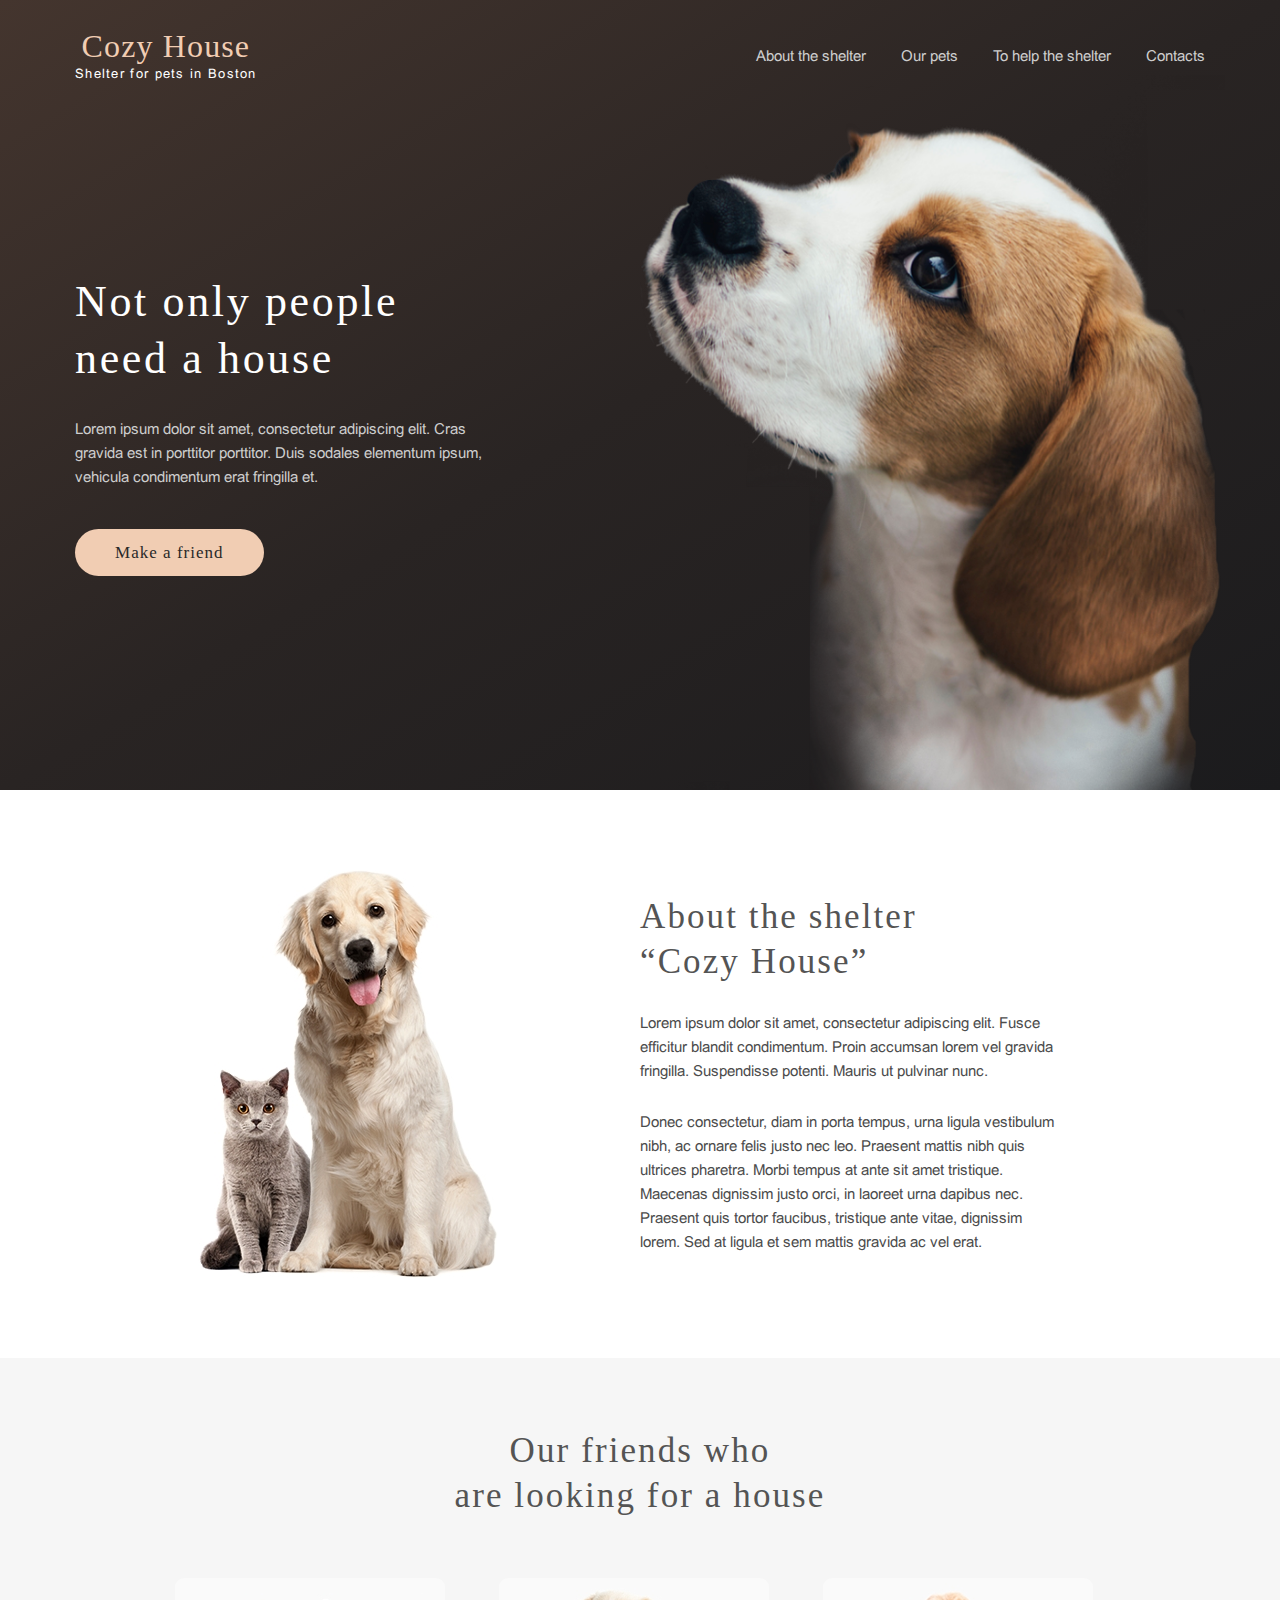
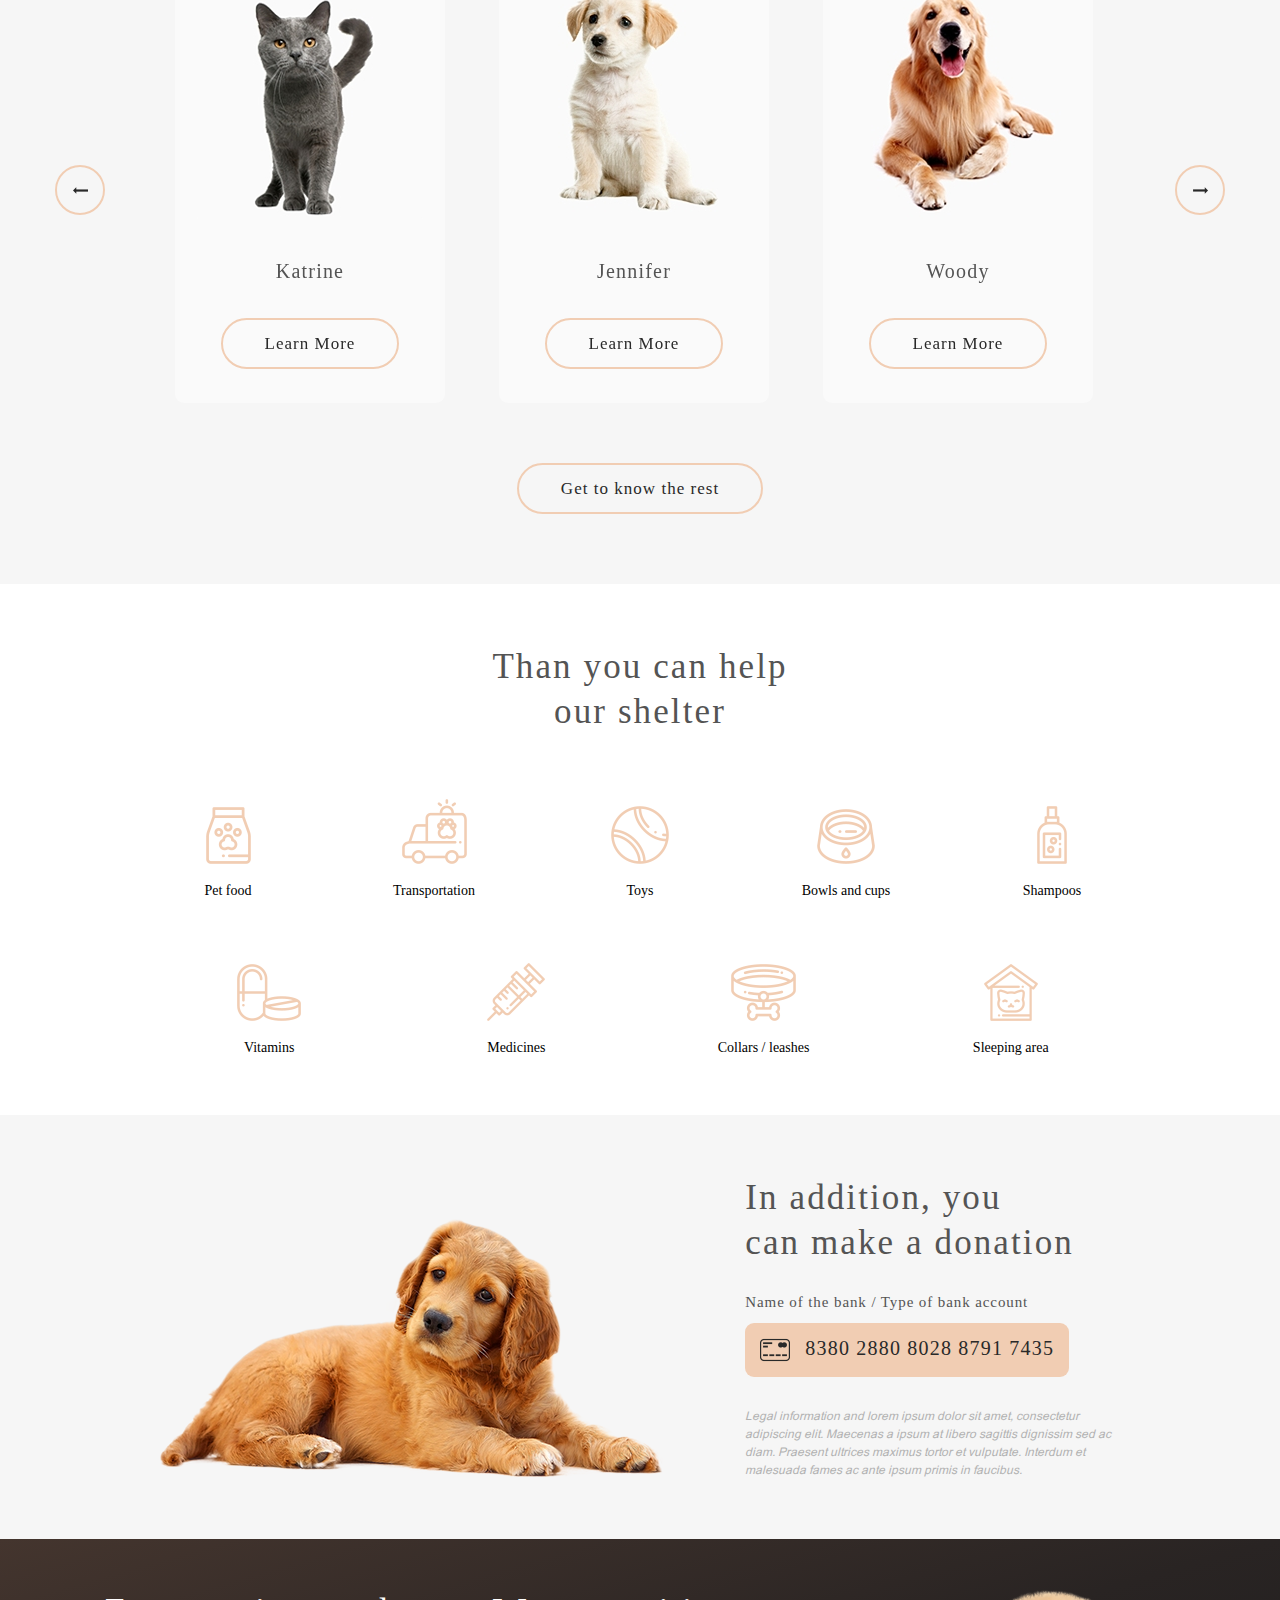
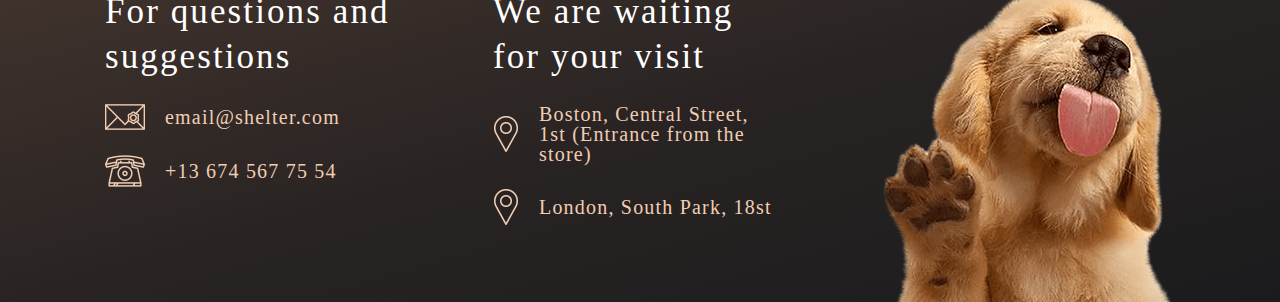
<file: index.html>
<!DOCTYPE html>

<html lang="ru">

<head>

	<title>priyut-dlya-zhivotnyh</title>

	<link rel="stylesheet" type="text/css" href="css/style.css">

	<meta http-equiv="Content-type" content="text/html;charset=utf-8" />
	<meta name="viewport" content="width=device-width">
	<meta name="google" content="notranslate">

</head>

<body class="notranslate">
	<div class="wrapper">
		<header class="header">
			<div class="header__container container">
				<div class="header__container-logo logo">
					<div class="logo__title">Cozy House</div>
					<div class="logo__subtitle">Shelter for pets in Boston</div>
				</div>
				<nav class="header__container-menu menu">
					<ul class="menu__list">
						<li class="menu__item">
							<a href="#about" class="menu__item-link">About the shelter</a>
						</li>
						<li class="menu__item">
							<a href="#pets" class="menu__item-link">Our pets</a>
						</li>
						<li class="menu__item">
							<a href="#help" class="menu__item-link">To help the shelter</a>
						</li>
						<li class="menu__item">
							<a href="#contacts" class="menu__item-link">Contacts</a>
						</li>
					</ul>
				</nav>
				<div class="header__container-burger">
					<span></span>
				</div>
			</div>
		</header>
		<div class="main">
			<div class="main__content container">
				<div class="main__content-info">
					<div class="info">
						<div class="info__title">Not only people need a house</div>
						<div class="info__text">Lorem ipsum dolor sit amet, consectetur adipiscing elit. Cras gravida est in
							porttitor porttitor. Duis sodales elementum ipsum, vehicula condimentum erat fringilla et.</div>
						<a href="#" class="info__button">Make a friend</a>
					</div>
				</div>
				<div class="main__content-img">
					<img src="img/main/topDog1.png" alt="">
				</div>
			</div>
		</div>
		<div id="about" class="about">
			<div class="about__container container">
				<div class="about__img"><img src="img/about/01.jpg" alt=""></div>
				<div class="about__text">
					<div class="about__text-title title">About the shelter “Cozy House”</div>
					<div class="about__text-description">
						<p>Lorem ipsum dolor sit amet, consectetur adipiscing elit. Fusce efficitur blandit condimentum. Proin
							accumsan lorem vel gravida fringilla. Suspendisse potenti. Mauris ut pulvinar nunc.</p>
						<p>Donec consectetur, diam in porta tempus, urna ligula vestibulum nibh, ac ornare felis justo nec
							leo. Praesent mattis nibh quis ultrices pharetra. Morbi tempus at ante sit amet tristique. Maecenas
							dignissim justo orci, in laoreet urna dapibus nec. Praesent quis tortor faucibus, tristique ante
							vitae, dignissim lorem. Sed at ligula et sem mattis gravida ac vel erat.</p>
					</div>
				</div>
			</div>
		</div>
		<div id="pets" class="friends">
			<div class="container">
				<div class="friends__title title">Our friends who <br /> are looking for a house</div>
				<div class="friends__slider">
					<div class="friends__slider-item">
						<div id="katrineCard" class="friend-card">
							<div class="friend-card__img"><img src="img/friends/katrine.jpg" alt=""></div>
							<div class="friend-card__name">Katrine</div>
							<div class="friend-card__button"><a href="#katrine" class="modal-link">Learn More</a></div>
						</div>
					</div>
					<div class="friends__slider-item">
						<div id="jenniferCard" class="friend-card">
							<div class="friend-card__img"><img src="img/friends/jennifer.jpg" alt=""></div>
							<div class="friend-card__name">Jennifer</div>
							<div class="friend-card__button"><a href="#jennifer" class="modal-link">Learn More</a></div>
						</div>
					</div>
					<div class="friends__slider-item">
						<div id="woodyCard" class="friend-card">
							<div class="friend-card__img"><img src="img/friends/woody.jpg" alt=""></div>
							<div class="friend-card__name">Woody</div>
							<div class="friend-card__button"><a href="#woody" class="modal-link">Learn More</a></div>
						</div>
					</div>
					<div class="friends__slider-item">
						<div id="sophiaCard" class="friend-card">
							<div class="friend-card__img"><img src="img/friends/sophia.jpg" alt=""></div>
							<div class="friend-card__name">Sophia</div>
							<div class="friend-card__button"><a href="#sophia" class="modal-link">Learn More</a></div>
						</div>
					</div>
					<div class="friends__slider-item">
						<div id="timmyCard" class="friend-card">
							<div class="friend-card__img"><img src="img/friends/timmy.jpg" alt=""></div>
							<div class="friend-card__name">Timmy</div>
							<div class="friend-card__button"><a href="#timmy" class="modal-link">Learn More</a></div>
						</div>
					</div>
					<div class="friends__slider-item">
						<div id="charlyCard" class="friend-card">
							<div class="friend-card__img"><img src="img/friends/charly.jpg" alt=""></div>
							<div class="friend-card__name">Charly</div>
							<div class="friend-card__button"><a href="#charly" class="modal-link">Learn More</a></div>
						</div>
					</div>
					<div class="friends__slider-item">
						<div id="scarlettCard" class="friend-card">
							<div class="friend-card__img"><img src="img/friends/scarlett.jpg" alt=""></div>
							<div class="friend-card__name">Scarlett</div>
							<div class="friend-card__button"><a href="#scarlett" class="modal-link">Learn More</a></div>
						</div>
					</div>
					<div class="friends__slider-item">
						<div id="freddieCard" class="friend-card">
							<div class="friend-card__img"><img src="img/friends/freddie.jpg" alt=""></div>
							<div class="friend-card__name">Freddie</div>
							<div class="friend-card__button"><a href="#freddie" class="modal-link">Learn More</a></div>
						</div>
					</div>
				</div>
				<div class="friends__button"><a href="ourFriends.html">Get to know the rest</a></div>
			</div>
		</div>
		<div id="help" class="help">
			<div class="container">
				<div class="help__title title">Than you can help <br /> our shelter</div>
				<ul class="help__list list">
					<li class="list__item">
						<a href="#" class="list__item-icon">
							<img src="img/icons/help/01.png" alt="help">
							<span class="list__item-name">Pet food</span>
						</a>
					</li>
					<li class="list__item">
						<a href="#" class="list__item-icon">
							<img src="img/icons/help/02.png" alt="help">
							<span class="list__item-name">Transportation</span>
						</a>
					</li>
					<li class="list__item">
						<a href="#" class="list__item-icon">
							<img src="img/icons/help/03.png" alt="help">
							<span class="list__item-name">Toys</span>
						</a>
					</li>
					<li class="list__item">
						<a href="#" class="list__item-icon">
							<img src="img/icons/help/04.png" alt="help">
							<span class="list__item-name">Bowls and cups</span>
						</a>
					</li>
					<li class="list__item">
						<a href="#" class="list__item-icon">
							<img src="img/icons/help/05.png" alt="help">
							<span class="list__item-name">Shampoos</span>
						</a>
					</li>
					<li class="list__item">
						<a href="#" class="list__item-icon">
							<img src="img/icons/help/06.png" alt="help">
							<span class="list__item-name">Vitamins</span>
						</a>
					</li>
					<li class="list__item">
						<a href="#" class="list__item-icon">
							<img src="img/icons/help/07.png" alt="help">
							<span class="list__item-name">Medicines</span>
						</a>
					</li>
					<li class="list__item">
						<a href="#" class="list__item-icon">
							<img src="img/icons/help/08.png" alt="help">
							<span class="list__item-name">Collars / leashes</span>
						</a>
					</li>
					<li class="list__item">
						<a href="#" class="list__item-icon">
							<img src="img/icons/help/09.png" alt="help">
							<span class="list__item-name">Sleeping area</span>
						</a>
					</li>
				</ul>
			</div>
		</div>
		<div class="addition">
			<div class="addition__container container">
				<div class="addition__container-img"><img src="img/main/addition.png" alt=""></div>
				<div class="addition__container-info information">
					<div class="information__title title">In addition, you <br> can make a donation</div>
					<div class="information__bank">Name of the bank / Type of bank account</div>
					<div class="information__count"><img src="img/icons/additionCount.png" alt=""><span>8380 2880 8028 8791
							7435</span></div>
					<div class="information__text">Legal information and lorem ipsum dolor sit amet, consectetur adipiscing
						elit. Maecenas a ipsum at libero sagittis dignissim sed ac diam. Praesent ultrices maximus tortor et
						vulputate. Interdum et malesuada fames ac ante ipsum primis in faucibus. </div>
				</div>
			</div>
		</div>
		<footer id="contacts" class="footer">
			<div class="footer__container container">
				<div class="footer__container-column column">
					<div class="column__title title">For questions and suggestions</div>
					<div class="column__item"><img src="img/icons/footer/e-mail.png" alt=""><a
							href="mailto:email@shelter.com" class="email">email@shelter.com</a></div>
					<div class="column__item"><img src="img/icons/footer/telephone.png" alt=""><a href="tel:+136745677554"
							class="tel">+13 674 567 75 54</a></div>
				</div>
				<div class="footer__container-column column">
					<div class="column__title title">We are waiting for your visit</div>
					<div class="column__item"><img src="img/icons/footer/pin.png" alt=""><a
							href="https://yandex.ru/maps/10393/london/search/London%2C%20South%20Park%2C%2018st/?from=tabbar&ll=-0.193891%2C51.466541&sll=-0.193891%2C51.466220&source=serp_navig&z=10"
							class="map">Boston, Central Street, 1st (Entrance from the store)</a></div>
					<div class="column__item"><img src="img/icons/footer/pin.png" alt=""><a
							href="https://yandex.ru/maps/10393/london/search/London%2C%20South%20Park%2C%2018st/?from=tabbar&ll=-0.193891%2C51.466541&sll=-0.193891%2C51.466220&source=serp_navig&z=10"
							class="map">London, South Park, 18st</a></div>
				</div>
				<div class="footer__container-column">
					<img src="img/footer/01.png" alt="">
				</div>
			</div>
		</footer>
	</div>

	<div id="charly" class="modal">
		<div class="modal__card">
			<div class="modal__card-close"></div>
			<div class="modal__card-description description-modal">
				<div class="description-modal__img"><img src="img/friends/charly.jpg" alt=""></div>
				<div class="description-modal__text">
					<div class="description-modal__text-title title">Charly</div>
					<div class="description-modal__text-subtitle">Pooch</div>
					<div class="description-modal__text-about">Lorem ipsum dolor sit amet, consectetur adipiscing elit.
						Fusce efficitur blandit condimentum. Proin accumsan lorem vel gra vida fringilla. Suspendisse
						potenti. Mauris ut pulvinar nunc. Donec consectetur, diam in porta tempus, urna ligula ves tibulum
						nibh.</div>
					<ul class="description-modal__text-list modal-list">
						<li class="modal-list__item"><span class="modal-list__item-title">Age:</span><span
								class="modal-list__item-value">4 months</span></li>
						<li class="modal-list__item"><span class="modal-list__item-title">Inoculations:</span><span
								class="modal-list__item-value">none</span></li>
						<li class="modal-list__item"><span class="modal-list__item-title">Diseases:</span><span
								class="modal-list__item-value">none</span></li>
						<li class="modal-list__item"><span class="modal-list__item-title">Parasites:</span><span
								class="modal-list__item-value">none</span></li>
					</ul>
				</div>
			</div>
		</div>
	</div>
	<div id="freddie" class="modal">
		<div class="modal__card">
			<div class="modal__card-close"></div>
			<div class="modal__card-description description-modal">
				<div class="description-modal__img"><img src="img/friends/freddie.jpg" alt=""></div>
				<div class="description-modal__text">
					<div class="description-modal__text-title title">Freddie</div>
					<div class="description-modal__text-subtitle">Cat</div>
					<div class="description-modal__text-about">Lorem ipsum dolor sit amet, consectetur adipiscing elit.
						Fusce efficitur blandit condimentum. Proin accumsan lorem vel gra vida fringilla. Suspendisse
						potenti. Mauris ut pulvinar nunc. Donec consectetur, diam in porta tempus, urna ligula ves tibulum
						nibh.</div>
					<ul class="description-modal__text-list modal-list">
						<li class="modal-list__item"><span class="modal-list__item-title">Age:</span><span
								class="modal-list__item-value">4 months</span></li>
						<li class="modal-list__item"><span class="modal-list__item-title">Inoculations:</span><span
								class="modal-list__item-value">none</span></li>
						<li class="modal-list__item"><span class="modal-list__item-title">Diseases:</span><span
								class="modal-list__item-value">none</span></li>
						<li class="modal-list__item"><span class="modal-list__item-title">Parasites:</span><span
								class="modal-list__item-value">none</span></li>
					</ul>
				</div>
			</div>
		</div>
	</div>
	<div id="jennifer" class="modal">
		<div class="modal__card">
			<div class="modal__card-close"></div>
			<div class="modal__card-description description-modal">
				<div class="description-modal__img"><img src="img/friends/jennifer.jpg" alt=""></div>
				<div class="description-modal__text">
					<div class="description-modal__text-title title">Jennifer</div>
					<div class="description-modal__text-subtitle">Pooch</div>
					<div class="description-modal__text-about">Lorem ipsum dolor sit amet, consectetur adipiscing elit.
						Fusce efficitur blandit condimentum. Proin accumsan lorem vel gra vida fringilla. Suspendisse
						potenti. Mauris ut pulvinar nunc. Donec consectetur, diam in porta tempus, urna ligula ves tibulum
						nibh.</div>
					<ul class="description-modal__text-list modal-list">
						<li class="modal-list__item"><span class="modal-list__item-title">Age:</span><span
								class="modal-list__item-value">4 months</span></li>
						<li class="modal-list__item"><span class="modal-list__item-title">Inoculations:</span><span
								class="modal-list__item-value">none</span></li>
						<li class="modal-list__item"><span class="modal-list__item-title">Diseases:</span><span
								class="modal-list__item-value">none</span></li>
						<li class="modal-list__item"><span class="modal-list__item-title">Parasites:</span><span
								class="modal-list__item-value">none</span></li>
					</ul>
				</div>
			</div>
		</div>
	</div>
	<div id="katrine" class="modal">
		<div class="modal__card">
			<div class="modal__card-close"></div>
			<div class="modal__card-description description-modal">
				<div class="description-modal__img"><img src="img/friends/katrine.jpg" alt=""></div>
				<div class="description-modal__text">
					<div class="description-modal__text-title title">Katrine</div>
					<div class="description-modal__text-subtitle">Cat</div>
					<div class="description-modal__text-about">Lorem ipsum dolor sit amet, consectetur adipiscing elit.
						Fusce efficitur blandit condimentum. Proin accumsan lorem vel gra vida fringilla. Suspendisse
						potenti. Mauris ut pulvinar nunc. Donec consectetur, diam in porta tempus, urna ligula ves tibulum
						nibh.</div>
					<ul class="description-modal__text-list modal-list">
						<li class="modal-list__item"><span class="modal-list__item-title">Age:</span><span
								class="modal-list__item-value">4 months</span></li>
						<li class="modal-list__item"><span class="modal-list__item-title">Inoculations:</span><span
								class="modal-list__item-value">none</span></li>
						<li class="modal-list__item"><span class="modal-list__item-title">Diseases:</span><span
								class="modal-list__item-value">none</span></li>
						<li class="modal-list__item"><span class="modal-list__item-title">Parasites:</span><span
								class="modal-list__item-value">none</span></li>
					</ul>
				</div>
			</div>
		</div>
	</div>
	<div id="scarlett" class="modal">
		<div class="modal__card">
			<div class="modal__card-close"></div>
			<div class="modal__card-description description-modal">
				<div class="description-modal__img"><img src="img/friends/scarlett.jpg" alt=""></div>
				<div class="description-modal__text">
					<div class="description-modal__text-title title">Scarlett</div>
					<div class="description-modal__text-subtitle">Cat</div>
					<div class="description-modal__text-about">Lorem ipsum dolor sit amet, consectetur adipiscing elit.
						Fusce efficitur blandit condimentum. Proin accumsan lorem vel gra vida fringilla. Suspendisse
						potenti. Mauris ut pulvinar nunc. Donec consectetur, diam in porta tempus, urna ligula ves tibulum
						nibh.</div>
					<ul class="description-modal__text-list modal-list">
						<li class="modal-list__item"><span class="modal-list__item-title">Age:</span><span
								class="modal-list__item-value">4 months</span></li>
						<li class="modal-list__item"><span class="modal-list__item-title">Inoculations:</span><span
								class="modal-list__item-value">none</span></li>
						<li class="modal-list__item"><span class="modal-list__item-title">Diseases:</span><span
								class="modal-list__item-value">none</span></li>
						<li class="modal-list__item"><span class="modal-list__item-title">Parasites:</span><span
								class="modal-list__item-value">none</span></li>
					</ul>
				</div>
			</div>
		</div>
	</div>
	<div id="sophia" class="modal">
		<div class="modal__card">
			<div class="modal__card-close"></div>
			<div class="modal__card-description description-modal">
				<div class="description-modal__img"><img src="img/friends/sophia.jpg" alt=""></div>
				<div class="description-modal__text">
					<div class="description-modal__text-title title">Sophia</div>
					<div class="description-modal__text-subtitle">Cat</div>
					<div class="description-modal__text-about">Lorem ipsum dolor sit amet, consectetur adipiscing elit.
						Fusce efficitur blandit condimentum. Proin accumsan lorem vel gra vida fringilla. Suspendisse
						potenti. Mauris ut pulvinar nunc. Donec consectetur, diam in porta tempus, urna ligula ves tibulum
						nibh.</div>
					<ul class="description-modal__text-list modal-list">
						<li class="modal-list__item"><span class="modal-list__item-title">Age:</span><span
								class="modal-list__item-value">4 months</span></li>
						<li class="modal-list__item"><span class="modal-list__item-title">Inoculations:</span><span
								class="modal-list__item-value">none</span></li>
						<li class="modal-list__item"><span class="modal-list__item-title">Diseases:</span><span
								class="modal-list__item-value">none</span></li>
						<li class="modal-list__item"><span class="modal-list__item-title">Parasites:</span><span
								class="modal-list__item-value">none</span></li>
					</ul>
				</div>
			</div>
		</div>
	</div>
	<div id="timmy" class="modal">
		<div class="modal__card">
			<div class="modal__card-close"></div>
			<div class="modal__card-description description-modal">
				<div class="description-modal__img"><img src="img/friends/timmy.jpg" alt=""></div>
				<div class="description-modal__text">
					<div class="description-modal__text-title title">Timmy</div>
					<div class="description-modal__text-subtitle">Cat</div>
					<div class="description-modal__text-about">Lorem ipsum dolor sit amet, consectetur adipiscing elit.
						Fusce efficitur blandit condimentum. Proin accumsan lorem vel gra vida fringilla. Suspendisse
						potenti. Mauris ut pulvinar nunc. Donec consectetur, diam in porta tempus, urna ligula ves tibulum
						nibh.</div>
					<ul class="description-modal__text-list modal-list">
						<li class="modal-list__item"><span class="modal-list__item-title">Age:</span><span
								class="modal-list__item-value">4 months</span></li>
						<li class="modal-list__item"><span class="modal-list__item-title">Inoculations:</span><span
								class="modal-list__item-value">none</span></li>
						<li class="modal-list__item"><span class="modal-list__item-title">Diseases:</span><span
								class="modal-list__item-value">none</span></li>
						<li class="modal-list__item"><span class="modal-list__item-title">Parasites:</span><span
								class="modal-list__item-value">none</span></li>
					</ul>
				</div>
			</div>
		</div>
	</div>
	<div id="woody" class="modal">
		<div class="modal__card">
			<div class="modal__card-close"></div>
			<div class="modal__card-description description-modal">
				<div class="description-modal__img"><img src="img/friends/woody.jpg" alt=""></div>
				<div class="description-modal__text">
					<div class="description-modal__text-title title">Woody</div>
					<div class="description-modal__text-subtitle">Cat</div>
					<div class="description-modal__text-about">Lorem ipsum dolor sit amet, consectetur adipiscing elit.
						Fusce efficitur blandit condimentum. Proin accumsan lorem vel gra vida fringilla. Suspendisse
						potenti. Mauris ut pulvinar nunc. Donec consectetur, diam in porta tempus, urna ligula ves tibulum
						nibh.</div>
					<ul class="description-modal__text-list modal-list">
						<li class="modal-list__item"><span class="modal-list__item-title">Age:</span><span
								class="modal-list__item-value">4 months</span></li>
						<li class="modal-list__item"><span class="modal-list__item-title">Inoculations:</span><span
								class="modal-list__item-value">none</span></li>
						<li class="modal-list__item"><span class="modal-list__item-title">Diseases:</span><span
								class="modal-list__item-value">none</span></li>
						<li class="modal-list__item"><span class="modal-list__item-title">Parasites:</span><span
								class="modal-list__item-value">none</span></li>
					</ul>
				</div>
			</div>
		</div>
	</div>

	<script src="js/jquery-3.5.0.min.js"></script>
	<script src="js/main.js"></script>
	<script src="js/slick.min.js"></script>
</body>

</html>
</file>
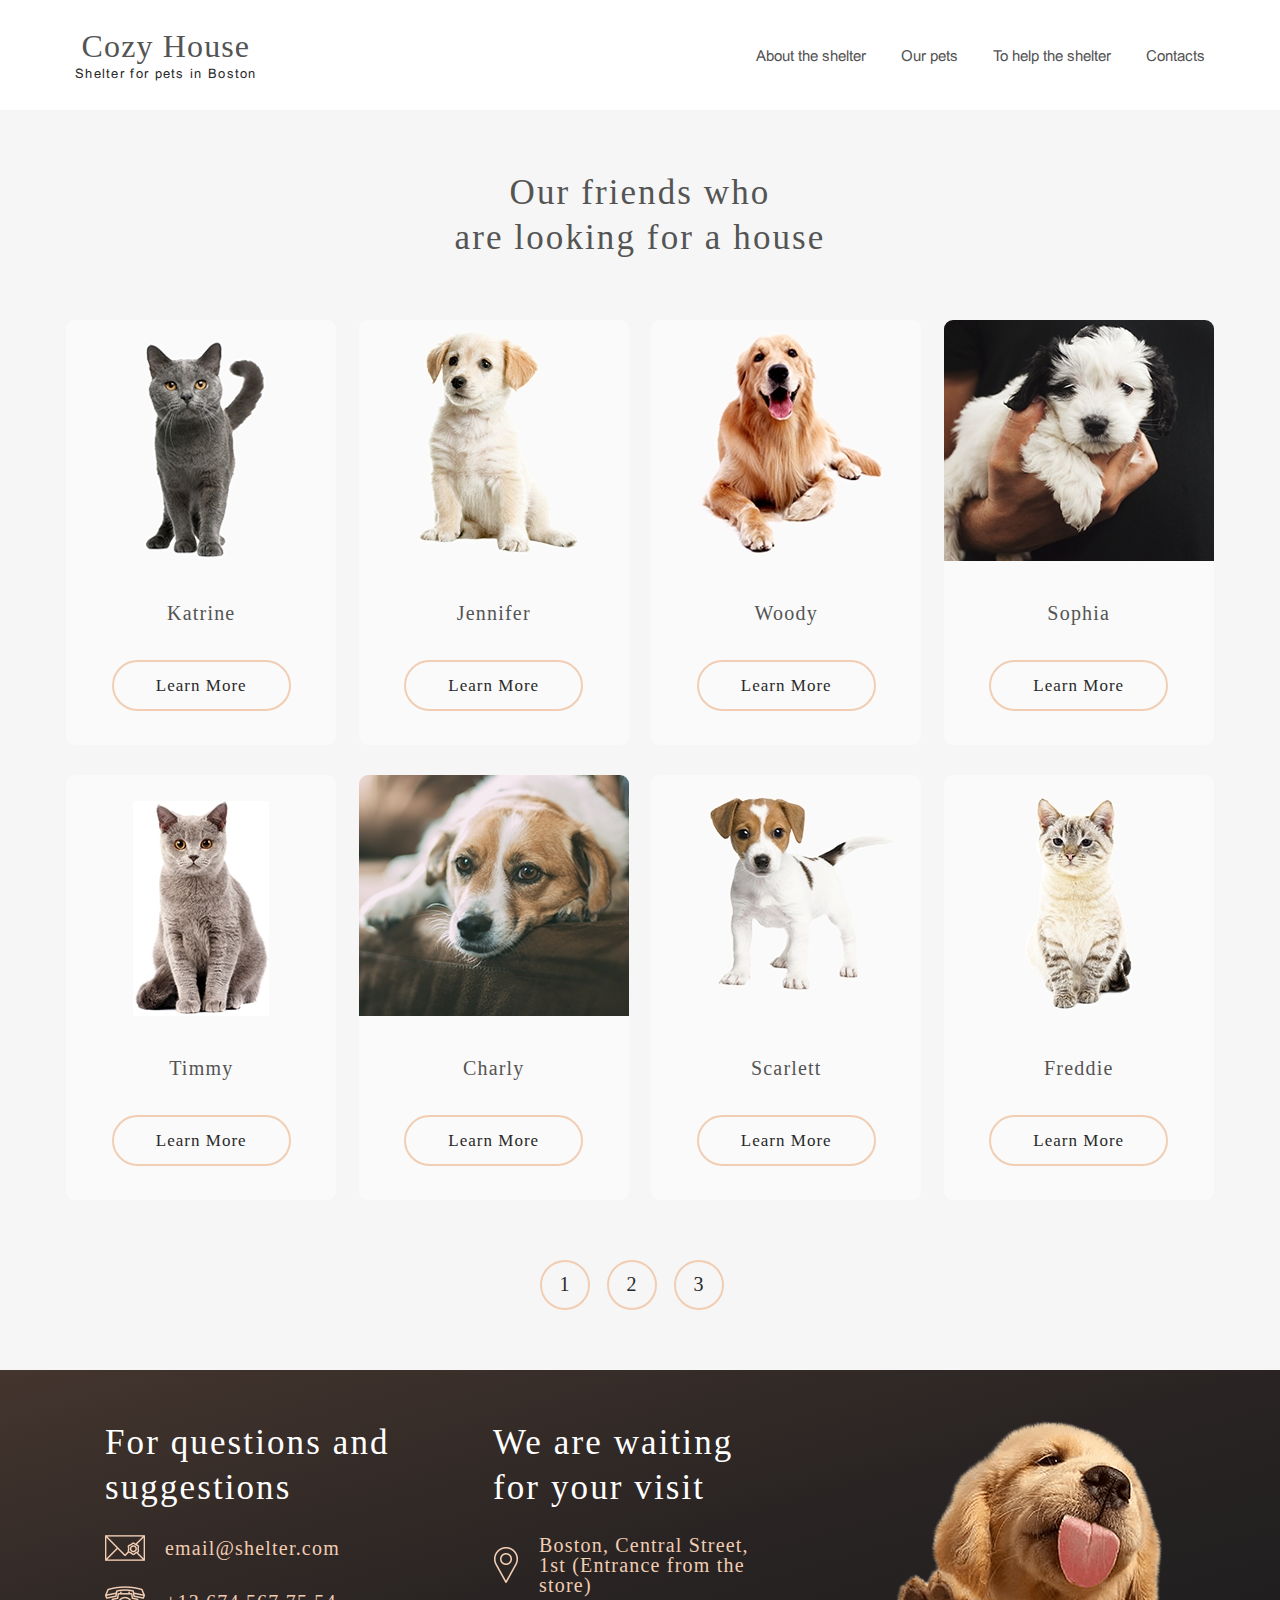
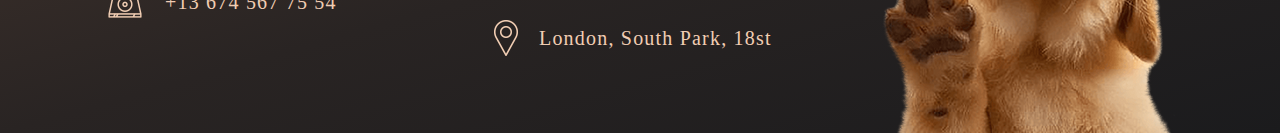
<file: ourFriends.html>
<!DOCTYPE html>

<html lang="ru">

<head>

	<title>maket-sajta-priyuta-dlya-zhivotnyh</title>

	<link rel="stylesheet" type="text/css" href="css/style.css">

	<meta http-equiv="Content-type" content="text/html;charset=utf-8" />
	<meta name="viewport" content="width=device-width">
	<meta name="google" content="notranslate">

</head>

<body class="notranslate">
	<div class="wrapper">
		<div class="our-friends">
			<header class="header">
				<div class="header__container container">
					<div class="header__container-logo logo">
						<div class="logo__title">Cozy House</div>
						<div class="logo__subtitle">Shelter for pets in Boston</div>
					</div>
					<nav class="header__container-menu menu">
						<ul class="menu__list">
							<li class="menu__item"><a href="index.html#about" class="menu__item-link">About the shelter</a>
							</li>
							<li class="menu__item"><a href="#pets" class="menu__item-link">Our pets</a></li>
							<li class="menu__item"><a href="index.html#help" class="menu__item-link">To help the shelter</a>
							</li>
							<li class="menu__item"><a href="#contacts" class="menu__item-link">Contacts</a></li>
						</ul>
					</nav>
					<div class="header__container-burger">
						<span></span>
					</div>
				</div>
			</header>
			<div id="pets" class="our-friends__main">
				<div class="container">
					<div class="our-friends__title title">Our friends who <br> are looking for a house</div>
					<div class="our-friends__cards">
						<div class="our-friends__cards-item">
							<div id="katrineCard" class="friend-card">
								<div class="friend-card__img"><img src="img/friends/katrine.jpg" alt=""></div>
								<div class="friend-card__name">Katrine</div>
								<div class="friend-card__button"><a href="#katrine" class="modal-link">Learn More</a></div>
							</div>
						</div>
						<div class="our-friends__cards-item">
							<div id="jenniferCard" class="friend-card">
								<div class="friend-card__img"><img src="img/friends/jennifer.jpg" alt=""></div>
								<div class="friend-card__name">Jennifer</div>
								<div class="friend-card__button"><a href="#jennifer" class="modal-link">Learn More</a></div>
							</div>
						</div>
						<div class="our-friends__cards-item">
							<div id="woodyCard" class="friend-card">
								<div class="friend-card__img"><img src="img/friends/woody.jpg" alt=""></div>
								<div class="friend-card__name">Woody</div>
								<div class="friend-card__button"><a href="#woody" class="modal-link">Learn More</a></div>
							</div>
						</div>
						<div class="our-friends__cards-item">
							<div id="sophiaCard" class="friend-card">
								<div class="friend-card__img"><img src="img/friends/sophia.jpg" alt=""></div>
								<div class="friend-card__name">Sophia</div>
								<div class="friend-card__button"><a href="#sophia" class="modal-link">Learn More</a></div>
							</div>
						</div>
						<div class="our-friends__cards-item">
							<div id="timmyCard" class="friend-card">
								<div class="friend-card__img"><img src="img/friends/timmy.jpg" alt=""></div>
								<div class="friend-card__name">Timmy</div>
								<div class="friend-card__button"><a href="#timmy" class="modal-link">Learn More</a></div>
							</div>
						</div>
						<div class="our-friends__cards-item">
							<div id="charlyCard" class="friend-card">
								<div class="friend-card__img"><img src="img/friends/charly.jpg" alt=""></div>
								<div class="friend-card__name">Charly</div>
								<div class="friend-card__button"><a href="#charly" class="modal-link">Learn More</a></div>
							</div>
						</div>
						<div class="our-friends__cards-item">
							<div id="scarlettCard" class="friend-card">
								<div class="friend-card__img"><img src="img/friends/scarlett.jpg" alt=""></div>
								<div class="friend-card__name">Scarlett</div>
								<div class="friend-card__button"><a href="#scarlett" class="modal-link">Learn More</a></div>
							</div>
						</div>
						<div class="our-friends__cards-item">
							<div id="freddieCard" class="friend-card">
								<div class="friend-card__img"><img src="img/friends/freddie.jpg" alt=""></div>
								<div class="friend-card__name">Freddie</div>
								<div class="friend-card__button"><a href="#freddie" class="modal-link">Learn More</a></div>
							</div>
						</div>
					</div>
					<div class="our-friends__pages">
						<a href="#">1</a>
						<a href="#">2</a>
						<a href="#">3</a>
					</div>
				</div>
			</div>
			<footer id="contacts" class="footer">
				<div class="footer__container container">
					<div class="footer__container-column column">
						<div class="column__title title">For questions and suggestions</div>
						<div class="column__item"><img src="img/icons/footer/e-mail.png" alt=""><a
								href="mailto:email@shelter.com" class="email">email@shelter.com</a></div>
						<div class="column__item"><img src="img/icons/footer/telephone.png" alt=""><a href="tel:+136745677554"
								class="tel">+13 674 567 75 54</a></div>
					</div>
					<div class="footer__container-column column">
						<div class="column__title title">We are waiting for your visit</div>
						<div class="column__item"><img src="img/icons/footer/pin.png" alt=""><a
								href="https://yandex.ru/maps/10393/london/search/London%2C%20South%20Park%2C%2018st/?from=tabbar&ll=-0.193891%2C51.466541&sll=-0.193891%2C51.466220&source=serp_navig&z=10"
								class="map">Boston, Central Street, 1st (Entrance from the store)</a></div>
						<div class="column__item"><img src="img/icons/footer/pin.png" alt=""><a
								href="https://yandex.ru/maps/10393/london/search/London%2C%20South%20Park%2C%2018st/?from=tabbar&ll=-0.193891%2C51.466541&sll=-0.193891%2C51.466220&source=serp_navig&z=10"
								class="map">London, South Park, 18st</a></div>
					</div>
					<div class="footer__container-column">
						<img src="img/footer/01.png" alt="">
					</div>
				</div>
			</footer>
		</div>
	</div>

	<div id="charly" class="modal">
		<div class="modal__card">
			<div class="modal__card-close"></div>
			<div class="modal__card-description description-modal">
				<div class="description-modal__img"><img src="img/friends/charly.jpg" alt=""></div>
				<div class="description-modal__text">
					<div class="description-modal__text-title title">Charly</div>
					<div class="description-modal__text-subtitle">Pooch</div>
					<div class="description-modal__text-about">Lorem ipsum dolor sit amet, consectetur adipiscing elit. Fusce
						efficitur blandit condimentum. Proin accumsan lorem vel gra vida fringilla. Suspendisse potenti.
						Mauris ut pulvinar nunc. Donec consectetur, diam in porta tempus, urna ligula ves tibulum nibh.</div>
					<ul class="description-modal__text-list modal-list">
						<li class="modal-list__item"><span class="modal-list__item-title">Age:</span><span
								class="modal-list__item-value">4 months</span></li>
						<li class="modal-list__item"><span class="modal-list__item-title">Inoculations:</span><span
								class="modal-list__item-value">none</span></li>
						<li class="modal-list__item"><span class="modal-list__item-title">Diseases:</span><span
								class="modal-list__item-value">none</span></li>
						<li class="modal-list__item"><span class="modal-list__item-title">Parasites:</span><span
								class="modal-list__item-value">none</span></li>
					</ul>
				</div>
			</div>
		</div>
	</div>
	<div id="freddie" class="modal">
		<div class="modal__card">
			<div class="modal__card-close"></div>
			<div class="modal__card-description description-modal">
				<div class="description-modal__img"><img src="img/friends/freddie.jpg" alt=""></div>
				<div class="description-modal__text">
					<div class="description-modal__text-title title">Freddie</div>
					<div class="description-modal__text-subtitle">Cat</div>
					<div class="description-modal__text-about">Lorem ipsum dolor sit amet, consectetur adipiscing elit. Fusce
						efficitur blandit condimentum. Proin accumsan lorem vel gra vida fringilla. Suspendisse potenti.
						Mauris ut pulvinar nunc. Donec consectetur, diam in porta tempus, urna ligula ves tibulum nibh.</div>
					<ul class="description-modal__text-list modal-list">
						<li class="modal-list__item"><span class="modal-list__item-title">Age:</span><span
								class="modal-list__item-value">4 months</span></li>
						<li class="modal-list__item"><span class="modal-list__item-title">Inoculations:</span><span
								class="modal-list__item-value">none</span></li>
						<li class="modal-list__item"><span class="modal-list__item-title">Diseases:</span><span
								class="modal-list__item-value">none</span></li>
						<li class="modal-list__item"><span class="modal-list__item-title">Parasites:</span><span
								class="modal-list__item-value">none</span></li>
					</ul>
				</div>
			</div>
		</div>
	</div>
	<div id="jennifer" class="modal">
		<div class="modal__card">
			<div class="modal__card-close"></div>
			<div class="modal__card-description description-modal">
				<div class="description-modal__img"><img src="img/friends/jennifer.jpg" alt=""></div>
				<div class="description-modal__text">
					<div class="description-modal__text-title title">Jennifer</div>
					<div class="description-modal__text-subtitle">Pooch</div>
					<div class="description-modal__text-about">Lorem ipsum dolor sit amet, consectetur adipiscing elit. Fusce
						efficitur blandit condimentum. Proin accumsan lorem vel gra vida fringilla. Suspendisse potenti.
						Mauris ut pulvinar nunc. Donec consectetur, diam in porta tempus, urna ligula ves tibulum nibh.</div>
					<ul class="description-modal__text-list modal-list">
						<li class="modal-list__item"><span class="modal-list__item-title">Age:</span><span
								class="modal-list__item-value">4 months</span></li>
						<li class="modal-list__item"><span class="modal-list__item-title">Inoculations:</span><span
								class="modal-list__item-value">none</span></li>
						<li class="modal-list__item"><span class="modal-list__item-title">Diseases:</span><span
								class="modal-list__item-value">none</span></li>
						<li class="modal-list__item"><span class="modal-list__item-title">Parasites:</span><span
								class="modal-list__item-value">none</span></li>
					</ul>
				</div>
			</div>
		</div>
	</div>
	<div id="katrine" class="modal">
		<div class="modal__card">
			<div class="modal__card-close"></div>
			<div class="modal__card-description description-modal">
				<div class="description-modal__img"><img src="img/friends/katrine.jpg" alt=""></div>
				<div class="description-modal__text">
					<div class="description-modal__text-title title">Katrine</div>
					<div class="description-modal__text-subtitle">Cat</div>
					<div class="description-modal__text-about">Lorem ipsum dolor sit amet, consectetur adipiscing elit. Fusce
						efficitur blandit condimentum. Proin accumsan lorem vel gra vida fringilla. Suspendisse potenti.
						Mauris ut pulvinar nunc. Donec consectetur, diam in porta tempus, urna ligula ves tibulum nibh.</div>
					<ul class="description-modal__text-list modal-list">
						<li class="modal-list__item"><span class="modal-list__item-title">Age:</span><span
								class="modal-list__item-value">4 months</span></li>
						<li class="modal-list__item"><span class="modal-list__item-title">Inoculations:</span><span
								class="modal-list__item-value">none</span></li>
						<li class="modal-list__item"><span class="modal-list__item-title">Diseases:</span><span
								class="modal-list__item-value">none</span></li>
						<li class="modal-list__item"><span class="modal-list__item-title">Parasites:</span><span
								class="modal-list__item-value">none</span></li>
					</ul>
				</div>
			</div>
		</div>
	</div>
	<div id="scarlett" class="modal">
		<div class="modal__card">
			<div class="modal__card-close"></div>
			<div class="modal__card-description description-modal">
				<div class="description-modal__img"><img src="img/friends/scarlett.jpg" alt=""></div>
				<div class="description-modal__text">
					<div class="description-modal__text-title title">Scarlett</div>
					<div class="description-modal__text-subtitle">Cat</div>
					<div class="description-modal__text-about">Lorem ipsum dolor sit amet, consectetur adipiscing elit. Fusce
						efficitur blandit condimentum. Proin accumsan lorem vel gra vida fringilla. Suspendisse potenti.
						Mauris ut pulvinar nunc. Donec consectetur, diam in porta tempus, urna ligula ves tibulum nibh.</div>
					<ul class="description-modal__text-list modal-list">
						<li class="modal-list__item"><span class="modal-list__item-title">Age:</span><span
								class="modal-list__item-value">4 months</span></li>
						<li class="modal-list__item"><span class="modal-list__item-title">Inoculations:</span><span
								class="modal-list__item-value">none</span></li>
						<li class="modal-list__item"><span class="modal-list__item-title">Diseases:</span><span
								class="modal-list__item-value">none</span></li>
						<li class="modal-list__item"><span class="modal-list__item-title">Parasites:</span><span
								class="modal-list__item-value">none</span></li>
					</ul>
				</div>
			</div>
		</div>
	</div>
	<div id="sophia" class="modal">
		<div class="modal__card">
			<div class="modal__card-close"></div>
			<div class="modal__card-description description-modal">
				<div class="description-modal__img"><img src="img/friends/sophia.jpg" alt=""></div>
				<div class="description-modal__text">
					<div class="description-modal__text-title title">Sophia</div>
					<div class="description-modal__text-subtitle">Cat</div>
					<div class="description-modal__text-about">Lorem ipsum dolor sit amet, consectetur adipiscing elit. Fusce
						efficitur blandit condimentum. Proin accumsan lorem vel gra vida fringilla. Suspendisse potenti.
						Mauris ut pulvinar nunc. Donec consectetur, diam in porta tempus, urna ligula ves tibulum nibh.</div>
					<ul class="description-modal__text-list modal-list">
						<li class="modal-list__item"><span class="modal-list__item-title">Age:</span><span
								class="modal-list__item-value">4 months</span></li>
						<li class="modal-list__item"><span class="modal-list__item-title">Inoculations:</span><span
								class="modal-list__item-value">none</span></li>
						<li class="modal-list__item"><span class="modal-list__item-title">Diseases:</span><span
								class="modal-list__item-value">none</span></li>
						<li class="modal-list__item"><span class="modal-list__item-title">Parasites:</span><span
								class="modal-list__item-value">none</span></li>
					</ul>
				</div>
			</div>
		</div>
	</div>
	<div id="timmy" class="modal">
		<div class="modal__card">
			<div class="modal__card-close"></div>
			<div class="modal__card-description description-modal">
				<div class="description-modal__img"><img src="img/friends/timmy.jpg" alt=""></div>
				<div class="description-modal__text">
					<div class="description-modal__text-title title">Timmy</div>
					<div class="description-modal__text-subtitle">Cat</div>
					<div class="description-modal__text-about">Lorem ipsum dolor sit amet, consectetur adipiscing elit. Fusce
						efficitur blandit condimentum. Proin accumsan lorem vel gra vida fringilla. Suspendisse potenti.
						Mauris ut pulvinar nunc. Donec consectetur, diam in porta tempus, urna ligula ves tibulum nibh.</div>
					<ul class="description-modal__text-list modal-list">
						<li class="modal-list__item"><span class="modal-list__item-title">Age:</span><span
								class="modal-list__item-value">4 months</span></li>
						<li class="modal-list__item"><span class="modal-list__item-title">Inoculations:</span><span
								class="modal-list__item-value">none</span></li>
						<li class="modal-list__item"><span class="modal-list__item-title">Diseases:</span><span
								class="modal-list__item-value">none</span></li>
						<li class="modal-list__item"><span class="modal-list__item-title">Parasites:</span><span
								class="modal-list__item-value">none</span></li>
					</ul>
				</div>
			</div>
		</div>
	</div>
	<div id="woody" class="modal">
		<div class="modal__card">
			<div class="modal__card-close"></div>
			<div class="modal__card-description description-modal">
				<div class="description-modal__img"><img src="img/friends/woody.jpg" alt=""></div>
				<div class="description-modal__text">
					<div class="description-modal__text-title title">Woody</div>
					<div class="description-modal__text-subtitle">Cat</div>
					<div class="description-modal__text-about">Lorem ipsum dolor sit amet, consectetur adipiscing elit. Fusce
						efficitur blandit condimentum. Proin accumsan lorem vel gra vida fringilla. Suspendisse potenti.
						Mauris ut pulvinar nunc. Donec consectetur, diam in porta tempus, urna ligula ves tibulum nibh.</div>
					<ul class="description-modal__text-list modal-list">
						<li class="modal-list__item"><span class="modal-list__item-title">Age:</span><span
								class="modal-list__item-value">4 months</span></li>
						<li class="modal-list__item"><span class="modal-list__item-title">Inoculations:</span><span
								class="modal-list__item-value">none</span></li>
						<li class="modal-list__item"><span class="modal-list__item-title">Diseases:</span><span
								class="modal-list__item-value">none</span></li>
						<li class="modal-list__item"><span class="modal-list__item-title">Parasites:</span><span
								class="modal-list__item-value">none</span></li>
					</ul>
				</div>
			</div>
		</div>
	</div>

	<script src="js/jquery-3.5.0.min.js"></script>
	<script src="js/main.js"></script>
	<script src="js/slick.min.js"></script>
</body>

</html>
</file>
<file: css/style.css>
@charset "UTF-8";
/*----Обнуление----*/
* {
  padding: 0;
  margin: 0;
  border: 0;
}

*,
*:before,
*:after {
  box-sizing: border-box;
}

:focus,
:active {
  outline: none;
}

a:focus,
a:active {
  outline: none;
}

nav,
footer,
header,
aside {
  display: block;
}

html,
body {
  height: 100%;
  width: 100%;
  font-size: 100%;
  line-height: 1;
  font-size: 14px;
  -ms-text-size-adjust: 100%;
  -moz-text-size-adjust: 100%;
  -webkit-text-size-adjust: 100%;
}

input,
button,
textarea {
  font-family: inherit;
}

input::-ms-clear {
  display: none;
}

button {
  cursor: pointer;
}

button::-moz-focus-inner {
  padding: 0;
  border: 0;
}

a,
a:visited {
  text-decoration: none;
}

a:hover {
  text-decoration: none;
}

ul li {
  list-style: none;
}

img {
  vertical-align: top;
}

h1,
h2,
h3,
h4,
h5,
h6 {
  font-size: inherit;
  font-weight: 400;
}

/*---------------------------------------------------*/
.friend-card {
  background-color: #fafafa;
  border-radius: 9px;
  width: 270px;
  height: 425px;
  overflow-x: hidden;
  display: flex;
  flex-direction: column;
  justify-content: flex-end;
}
.friend-card:hover {
  box-shadow: 0 2px 30px 5px rgba(13, 13, 13, 0.04);
}
.friend-card__img {
  align-self: center;
}
.friend-card__name {
  margin-top: 30px;
  color: #545454;
  font-family: Georgia;
  font-size: 20px;
  line-height: 45px;
  letter-spacing: 1.2px;
  text-align: center;
}
.friend-card__button {
  text-align: center;
  margin: 24px 0 34px 0;
}
.friend-card__button a {
  display: inline-block;
  border: 2px solid #f1cdb3;
  border-radius: 26px;
  padding: 15px 42px;
  color: #292929;
  font-family: Georgia;
  font-size: 17px;
  letter-spacing: 1.02px;
}
.friend-card__button:hover a {
  background-color: #f1cdb3;
}

.slick-list {
  overflow: hidden;
}

.slick-track {
  display: flex;
}

.friends__slider {
  margin-bottom: 60px;
  padding: 0px 100px;
  position: relative;
}
.friends__slider .slick-arrow {
  position: absolute;
  top: 50%;
  margin-top: -25px;
  z-index: 10;
  font-size: 0;
  width: 50px;
  height: 50px;
  border: 2px solid #f1cdb3;
  border-radius: 50%;
}
.friends__slider .slick-arrow:hover {
  background-color: #f1cdb3;
}
.friends__slider .slick-prev {
  background: url(../img/icons/left-arrow.png) 50% no-repeat;
  left: 0;
}
.friends__slider .slick-next {
  background: url(../img/icons/right-arrow.png) 50% no-repeat;
  right: 0;
}

.modal {
  display: none;
}
.modal__card {
  width: 60%;
  margin: auto;
  display: flex;
  flex-direction: column;
}
.modal__card-close {
  width: 50px;
  height: 50px;
  border: 2px solid #f1cdb3;
  border-radius: 50%;
  position: relative;
  align-self: flex-end;
}
.modal__card-close:before,
.modal__card-close:after {
  content: "";
  width: 50%;
  height: 4px;
  background-color: #000000;
  position: absolute;
  top: 45%;
  left: 26%;
}
.modal__card-close:before {
  transform: rotate(45deg);
}
.modal__card-close:after {
  transform: rotate(-45deg);
}
.modal__card-close:hover {
  background-color: #f1cdb3;
}
.modal__card-description {
  width: 95%;
  box-shadow: 0 2px 30px 5px rgba(13, 13, 13, 0.04);
  border-radius: 9px;
  background-color: #fafafa;
  overflow: hidden;
}

.activeM {
  min-width: 100%;
  min-height: 100vh;
  position: fixed;
  top: 0;
  z-index: 12;
  background-color: rgba(238, 238, 238, 0.5);
  display: flex;
  align-content: center;
}

.description-modal {
  display: flex;
}
.description-modal__img {
  flex: 0 1 50%;
}
.description-modal__img img {
  max-width: 100%;
  min-height: 100%;
  display: block;
  margin: 0 auto;
}
.description-modal__text {
  flex: 0 1 50%;
  padding: 40px;
}
.description-modal__text-subtitle {
  color: #545454;
  font-family: Georgia;
  font-size: 20px;
  letter-spacing: 1.2px;
  line-height: 34px;
  margin-top: 10px;
}
.description-modal__text-about {
  color: #4c4c4c;
  font-family: "Arial MT";
  font-size: 15px;
  line-height: 24px;
  margin-top: 20px;
}
.modal-list {
  margin-top: 10px;
}
.modal-list__item {
  margin-top: 19px;
  position: relative;
}
.modal-list__item-title {
  margin-left: 10px;
  color: #545454;
  font-family: Georgia;
  font-size: 17px;
  font-weight: 600;
}
.modal-list__item-title:before {
  content: "";
  width: 5px;
  height: 5px;
  border-radius: 50%;
  background-color: #f1cdb3;
  position: absolute;
  left: 0;
  top: 50%;
  margin-top: -2.5px;
}
.modalList__item-value {
  color: #545454;
  font-family: "Arial MT";
  font-size: 15px;
  margin-left: 5px;
}

@media (max-width: 1200px) {
  .modal__card {
    width: 80%;
  }
}
@media (max-width: 992px) {
  .modal__card {
    width: 95%;
    position: relative;
  }
  .modal__card-close {
    position: absolute;
    top: 10px;
    right: 10px;
  }

  .description-modal {
    width: 100%;
    height: 100vh;
    flex-direction: column;
    overflow: auto;
  }
}
.our-friends .header {
  position: relative;
}
.our-friends .logo__title {
  color: #545454;
}
@media (max-width: 767px) {
  .our-friends .logo__title {
    color: #f1cdb3;
  }
}
.our-friends .logo__subtitle {
  color: #292929;
}
@media (max-width: 767px) {
  .our-friends .logo__subtitle {
    color: #ffffff;
  }
}
.our-friends .menu__item a {
  color: #545454;
}
@media (max-width: 767px) {
  .our-friends .menu__item a {
    color: #ffffff;
  }
}
.our-friends .menu__item a:hover {
  color: #545454;
}
@media (max-width: 767px) {
  .our-friends .menu__item a:hover {
    color: #ffffff;
  }
}
.our-friends__main {
  width: 100%;
  background-color: #f6f6f6;
  padding: 60px 0px;
}
.our-friends__title {
  text-align: center;
}
.our-friends__cards {
  margin-top: 30px;
  display: flex;
  flex-wrap: wrap;
}
.our-friends__cards-item {
  margin-top: 30px;
  flex: 0 1 25%;
  display: flex;
  justify-content: center;
}
@media (max-width: 992px) {
  .our-friends__cards-item {
    flex: 0 1 33.333%;
  }
}
@media (max-width: 767px) {
  .our-friends__cards-item {
    flex: 0 1 50%;
  }
}
@media (max-width: 500px) {
  .our-friends__cards-item {
    flex: 0 1 100%;
  }
}
.our-friends__pages {
  margin-top: 60px;
  display: flex;
  justify-content: center;
}
.our-friends__pages a {
  display: inline-block;
  width: 50px;
  height: 50px;
  padding-top: 12px;
  margin-right: 17px;
  border: 2px solid #f1cdb3;
  border-radius: 50%;
  color: #292929;
  font-family: "Times New Roman PSMT";
  font-size: 20px;
  text-align: center;
}
.our-friends__pages a:hover {
  background-color: #f1cdb3;
}

@font-face {
  font-family: "Arial MT";
  src: url("../fonts/arial.eot");
  src: local("☺"), url("../fonts/arial.woff") format("woff"), url("../fonts/arial.ttf") format("truetype"),
    url("../fonts/arial.svg") format("svg");
  font-weight: normal;
  font-style: normal;
}
.container {
  max-width: 1170px;
  margin: 0 auto;
}

.title {
  color: #545454;
  font-family: Georgia;
  font-size: 35px;
  line-height: 45px;
  letter-spacing: 2.1px;
}

.header {
  position: absolute;
  top: 0;
  width: 100%;
}
.header__container {
  min-height: 110px;
  display: flex;
  justify-content: space-between;
  align-items: center;
}
.header__container-logo {
  margin-left: 20px;
  text-align: center;
}
.header__container-menu {
  margin-right: 20px;
}
.header__container-burger {
  margin-right: 20px;
  display: none;
  position: relative;
  width: 30px;
  height: 30px;
}
.header__container-burger span {
  position: absolute;
  right: 0;
  top: 14px;
  width: 100%;
  height: 2px;
  background-color: #f1cdb3;
}
.header__container-burger:before,
.header__container-burger:after {
  content: "";
  width: 100%;
  height: 2px;
  background-color: #f1cdb3;
  position: absolute;
  right: 0;
  transition: all 0.3s ease 0s;
}
.header__container-burger:before {
  top: 0;
}
.header__container-burger:after {
  bottom: 0;
}
.header__container-burger :hover {
  cursor: pointer;
  transform: scale(1.05);
}
.header__container-burger.active {
  border: 2px solid #f1cdb3;
  border-radius: 50%;
}
.header__container-burger.active:before,
.header__container-burger.active:after,
.header__container-burger.active span {
  display: none;
}

.logo__title {
  color: #f1cdb3;
  font-family: Georgia;
  font-size: 32px;
  letter-spacing: 1.13px;
}
.logo__subtitle {
  color: #ffffff;
  font-family: "Arial MT";
  font-size: 13px;
  letter-spacing: 1.3px;
  margin-top: 5px;
}

.menu__list {
  display: flex;
}
.menu__item {
  padding-right: 35px;
}
.menu__item a {
  color: #cdcdcd;
  font-family: "Arial MT";
  font-size: 15px;
  line-height: 29px;
}
.menu__item a:hover {
  color: #ffffff;
  border-bottom: 3px solid #f1cdb3;
}
.menu__item a:active {
  border-bottom: 1.5px solid #f1cdb3;
}
.menu__item:last-child {
  padding-right: 0;
}

.main {
  /* Old browsers */
  background: #ece89d;
  /* FF3.6-15 */
  /* Chrome10-25,Safari5.1-6 */
  /* W3C, IE10+, FF16+, Chrome26+, Opera12+, Safari7+ */
  background: linear-gradient(to top left, #1b1b1d 0%, #292423 50%, #44352e 100%);
}
.main__content {
  display: flex;
}
.main__content-info {
  flex: 1 1 50%;
  align-self: center;
}
.main__content-img {
  flex: 1 1 50%;
}
.main__content-img img {
  margin-top: 75px;
  max-width: 100%;
}

.info {
  max-width: 450px;
  padding: 60px 0px 0px 20px;
}
.info__title {
  color: #ffffff;
  font-family: Georgia;
  font-size: 44px;
  line-height: 57px;
  letter-spacing: 2.64px;
  margin-bottom: 30px;
}
.info__text {
  color: #cdcdcd;
  font-family: "Arial MT";
  font-size: 15px;
  line-height: 24px;
  margin-bottom: 40px;
}
.info__button {
  display: inline-block;
  border-radius: 26px;
  background-color: #f1cdb3;
  padding: 15px 40px;
  color: #292929;
  font-family: Georgia;
  font-size: 17px;
  letter-spacing: 1.02px;
  transition: all 0.3s aese 0s;
}
.info__button:hover {
  box-shadow: 0 5px #221f1f;
  transform: translateY(-5px);
}
.info__button:active {
  box-shadow: none;
  transform: translateY(0px);
}

.about {
  padding: 80px 0px;
}
.about__container {
  display: flex;
}
.about__img {
  flex: 0 1 50%;
  text-align: center;
}
.about__text {
  flex: 0 1 50%;
  align-self: center;
}
.about__text-title {
  max-width: 320px;
}
.about__text-description {
  max-width: 420px;
  color: #4c4c4c;
  font-family: "Arial MT";
  font-size: 15px;
  line-height: 24px;
}
.about__text-description p {
  margin-top: 27px;
}

.friends {
  width: 100%;
  background-color: #f6f6f6;
  padding: 70px 0px;
  display: flex;
  flex-direction: column;
  justify-content: center;
}
.friends__title {
  text-align: center;
  margin-bottom: 60px;
}
.friends__slider-item {
  margin: 0 20px;
}
.friends__button {
  text-align: center;
}
.friends__button a {
  display: inline-block;
  border: 2px solid #f1cdb3;
  border-radius: 26px;
  padding: 15px 42px;
  color: #292929;
  font-family: Georgia;
  font-size: 17px;
  letter-spacing: 1.02px;
}
.friends__button a:hover {
  background-color: #f1cdb3;
}

.help {
  width: 100%;
  padding: 60px 0px;
}
.help__title {
  text-align: center;
}
.list {
  max-width: 1030px;
  margin: 0 auto;
  display: flex;
  flex-wrap: wrap;
  justify-content: space-evenly;
}
.list__item {
  margin-top: 60px;
  flex: 0 1 20%;
  display: flex;
  flex-direction: column;
  justify-content: flex-end;
  cursor: pointer;
}
.list__item-icon {
  text-align: center;
}
.list__item-icon img {
  display: block;
  margin: 5px auto 0 auto;
}
.list__item-name {
  display: inline-block;
  margin-top: 20px;
  text-align: center;
  color: #000;
}
.list__item:hover .list__item-name {
  text-decoration: underline;
}

.addition {
  width: 100%;
  background-color: #f6f6f6;
  padding: 60px 0px;
}
.addition__container {
  display: flex;
  justify-content: center;
}
.addition__container-img {
  flex: 0 1 50%;
  align-self: flex-end;
}
.addition__container-info {
  flex: 0 1 32%;
}

.information__bank {
  color: #545454;
  font-family: Georgia;
  font-size: 15px;
  letter-spacing: 0.9px;
  margin-top: 30px;
}
.information__count {
  display: inline-block;
  border-radius: 9px;
  background-color: #f1cdb3;
  padding: 15px;
  margin-top: 13px;
  color: #292929;
  font-family: "Times New Roman PSMT";
  font-size: 20px;
  letter-spacing: 1.2px;
}
.information__count img {
  margin-right: 15px;
}
.information__count span {
  display: inline-block;
}
.information__text {
  color: #b2b2b2;
  font-family: "Arial MT";
  font-style: italic;
  font-size: 12px;
  line-height: 18px;
  margin-top: 30px;
}

.footer {
  width: 100%;
  padding-top: 50px;
  /* Old browsers */
  background: #ece89d;
  /* FF3.6-15 */
  /* Chrome10-25,Safari5.1-6 */
  /* W3C, IE10+, FF16+, Chrome26+, Opera12+, Safari7+ */
  background: linear-gradient(to top left, #1b1b1d 0%, #292423 50%, #44352e 100%);
}
.footer__container {
  display: flex;
}
.footer__container-column {
  flex: 0 1 33.333%;
  margin: 0px 50px;
}
.footer__container-column:last-child {
  align-self: flex-end;
}

.column__title {
  color: #ffffff;
}
.column__item {
  display: flex;
  align-items: center;
  margin-top: 25px;
}
.column__item a {
  color: #f1cdb3;
  font-family: "Times New Roman PSMT";
  font-size: 20px;
  letter-spacing: 1.2px;
  margin-left: 20px;
}

@media (max-width: 1200px) {
  .container {
    max-width: 970px;
  }

  .friend-card {
    width: 210px;
    height: 360px;
  }
  .friend-card__img {
    max-width: 100%;
  }
  .friend-card__name {
    margin-top: 10px;
  }
  .friend-card__button {
    margin: 10px 0 10px 0;
  }

  .addition__container-img,
  .addition__container-info {
    flex: 0 1 50%;
  }

  .footer__container-column {
    margin: 0px 25px;
  }

  .column__title {
    font-size: 30px;
  }
}
@media (max-width: 992px) {
  .header__container {
    min-height: 70px;
  }

  .container {
    max-width: 750px;
  }

  .logo {
    position: relative;
    z-index: 2;
  }
  .logo__title {
    font-size: 20px;
  }
  .logo__subtitle {
    font-size: 10px;
  }

  .info {
    margin: 60px 0px 20px 20px;
    padding: 20px;
  }
  .info__title {
    font-size: 30px;
    line-height: 43px;
    letter-spacing: 1.64px;
    margin-bottom: 16px;
  }
  .info__text {
    font-size: 13px;
    margin-bottom: 20px;
  }
  .info__button {
    font-size: 14px;
    padding: 10px 20px;
  }

  .addition__container {
    display: block;
    text-align: center;
  }
  .addition__container-img {
    display: none;
  }

  .footer {
    padding-bottom: 20px;
  }
  .footer__container-column {
    flex: 0 1 50%;
    margin: 0px 50px;
  }
  .footer__container-column:last-child {
    display: none;
  }
}
@media (max-width: 767px) {
  .container {
    max-width: 100%;
    padding: 0px 20px;
  }

  .title {
    font-size: 25px;
  }

  .header {
    position: fixed;
    z-index: 11;
    background-color: #352a26;
  }

  .menu__list {
    display: block;
    padding-top: 100px;
  }
  .menu__item {
    text-align: center;
    padding-right: 0;
  }
  .menu__item a {
    font-size: 20px;
    line-height: 40px;
    text-transform: uppercase;
  }
  .menu__item a:hover {
    border-bottom: none;
  }
  .menu__item a:active {
    border-bottom: none;
  }

  .header__container-burger {
    display: block;
  }
  .header__container-menu {
    margin: 0;
    position: fixed;
    top: 0;
    right: -100%;
    width: 100%;
    height: 100%;
    /* Old browsers */
    background: #ece89d;
    /* FF3.6-15 */
    /* Chrome10-25,Safari5.1-6 */
    /* W3C, IE10+, FF16+, Chrome26+, Opera12+, Safari7+ */
    background: linear-gradient(to top left, #1b1b1d 0%, #292423 50%, #44352e 100%);
    transition: all 0.3s ease 0s;
  }
  .header__container-menu.active {
    right: 0%;
  }

  .main__content {
    display: block;
    text-align: center;
    padding-top: 20px;
  }
  .main__content-img {
    display: none;
  }

  .info {
    margin: 60px auto 20px auto;
  }

  .about {
    padding: 20px 0px;
    text-align: center;
  }
  .about__container {
    display: block;
  }
  .about__img {
    display: none;
  }
  .about__text-title {
    max-width: none;
  }
  .about__text-description {
    max-width: none;
  }

  .friends {
    padding: 20px 0px;
  }
  .friends__title {
    margin-bottom: 20px;
  }
  .friends__slider {
    padding: 0px;
  }
  .friends__slider-item {
    margin: 0 auto;
  }

  .help {
    padding: 20px 0px;
  }

  .list__item {
    margin-top: 30px;
  }

  .addition {
    padding: 20px 0px;
  }

  .footer {
    padding: 0;
  }
  .footer__container {
    flex-direction: column;
  }
  .footer__container-column {
    flex: 0 1 100%;
    margin: 15px 0px;
  }
}
@media (max-width: 500px) {
  .list__item {
    flex: 0 1 33.333%;
  }

  .information__count {
    padding: 10px;
    font-size: 15px;
  }
  .information__count span {
    padding-top: 5px;
  }
  .information__bank {
    margin-top: 15px;
  }
}
</file>
